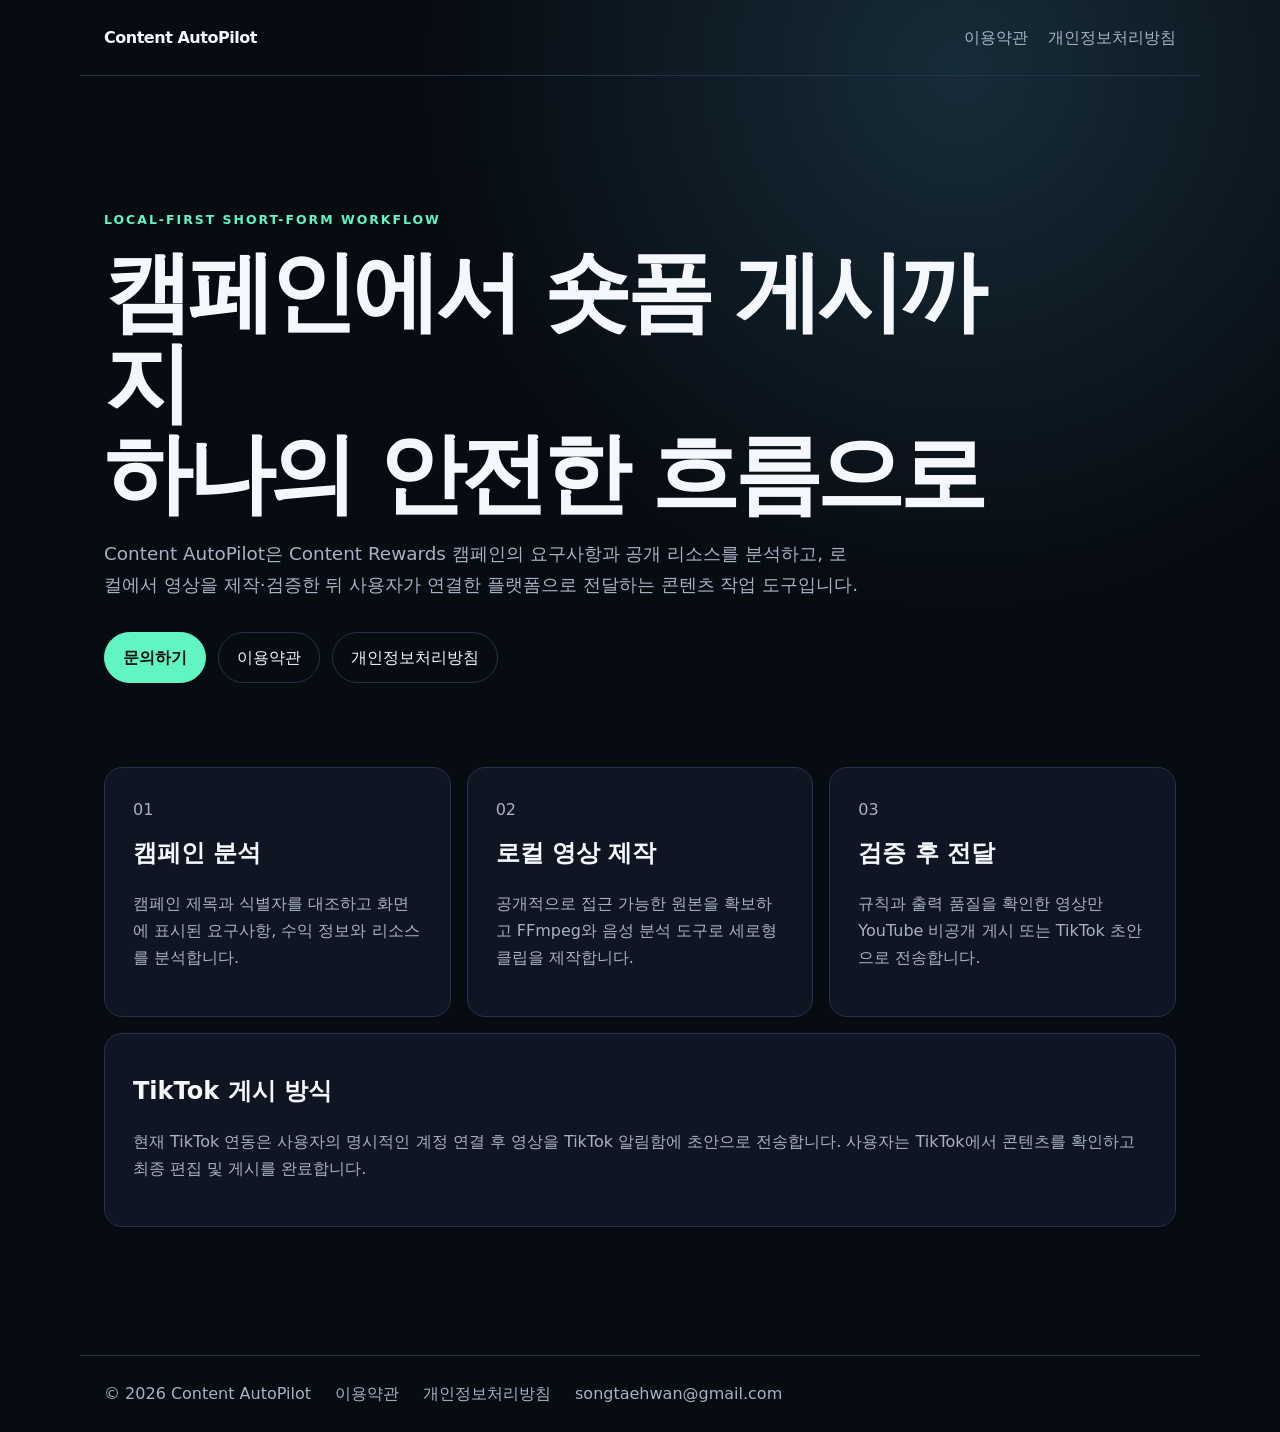
<file: index.html>
<!doctype html>
<html lang="ko">
<head>
  <meta charset="utf-8">
  <meta name="viewport" content="width=device-width, initial-scale=1">
  <meta name="description" content="Content AutoPilot은 캠페인 분석, 숏폼 제작, 품질 검증과 플랫폼 게시를 지원하는 로컬 자동화 도구입니다.">
  <title>Content AutoPilot</title>
  <link rel="stylesheet" href="styles.css">
</head>
<body>
  <header class="nav"><a class="brand" href="./">Content AutoPilot</a><nav aria-label="정책 문서"><a href="terms.html">이용약관</a><a href="privacy.html">개인정보처리방침</a></nav></header>
  <main>
    <section class="hero">
      <p class="eyebrow">LOCAL-FIRST SHORT-FORM WORKFLOW</p>
      <h1>캠페인에서 숏폼 게시까지<br>하나의 안전한 흐름으로</h1>
      <p class="lead">Content AutoPilot은 Content Rewards 캠페인의 요구사항과 공개 리소스를 분석하고, 로컬에서 영상을 제작·검증한 뒤 사용자가 연결한 플랫폼으로 전달하는 콘텐츠 작업 도구입니다.</p>
      <div class="links"><a class="primary" href="mailto:songtaehwan@gmail.com">문의하기</a><a href="terms.html">이용약관</a><a href="privacy.html">개인정보처리방침</a></div>
    </section>
    <section class="features" aria-label="주요 기능">
      <article><span>01</span><h2>캠페인 분석</h2><p>캠페인 제목과 식별자를 대조하고 화면에 표시된 요구사항, 수익 정보와 리소스를 분석합니다.</p></article>
      <article><span>02</span><h2>로컬 영상 제작</h2><p>공개적으로 접근 가능한 원본을 확보하고 FFmpeg와 음성 분석 도구로 세로형 클립을 제작합니다.</p></article>
      <article><span>03</span><h2>검증 후 전달</h2><p>규칙과 출력 품질을 확인한 영상만 YouTube 비공개 게시 또는 TikTok 초안으로 전송합니다.</p></article>
    </section>
    <section class="notice"><h2>TikTok 게시 방식</h2><p>현재 TikTok 연동은 사용자의 명시적인 계정 연결 후 영상을 TikTok 알림함에 초안으로 전송합니다. 사용자는 TikTok에서 콘텐츠를 확인하고 최종 편집 및 게시를 완료합니다.</p></section>
  </main>
  <footer><span>© 2026 Content AutoPilot</span><a href="terms.html">이용약관</a><a href="privacy.html">개인정보처리방침</a><a href="mailto:songtaehwan@gmail.com">songtaehwan@gmail.com</a></footer>
</body>
</html>
</file>
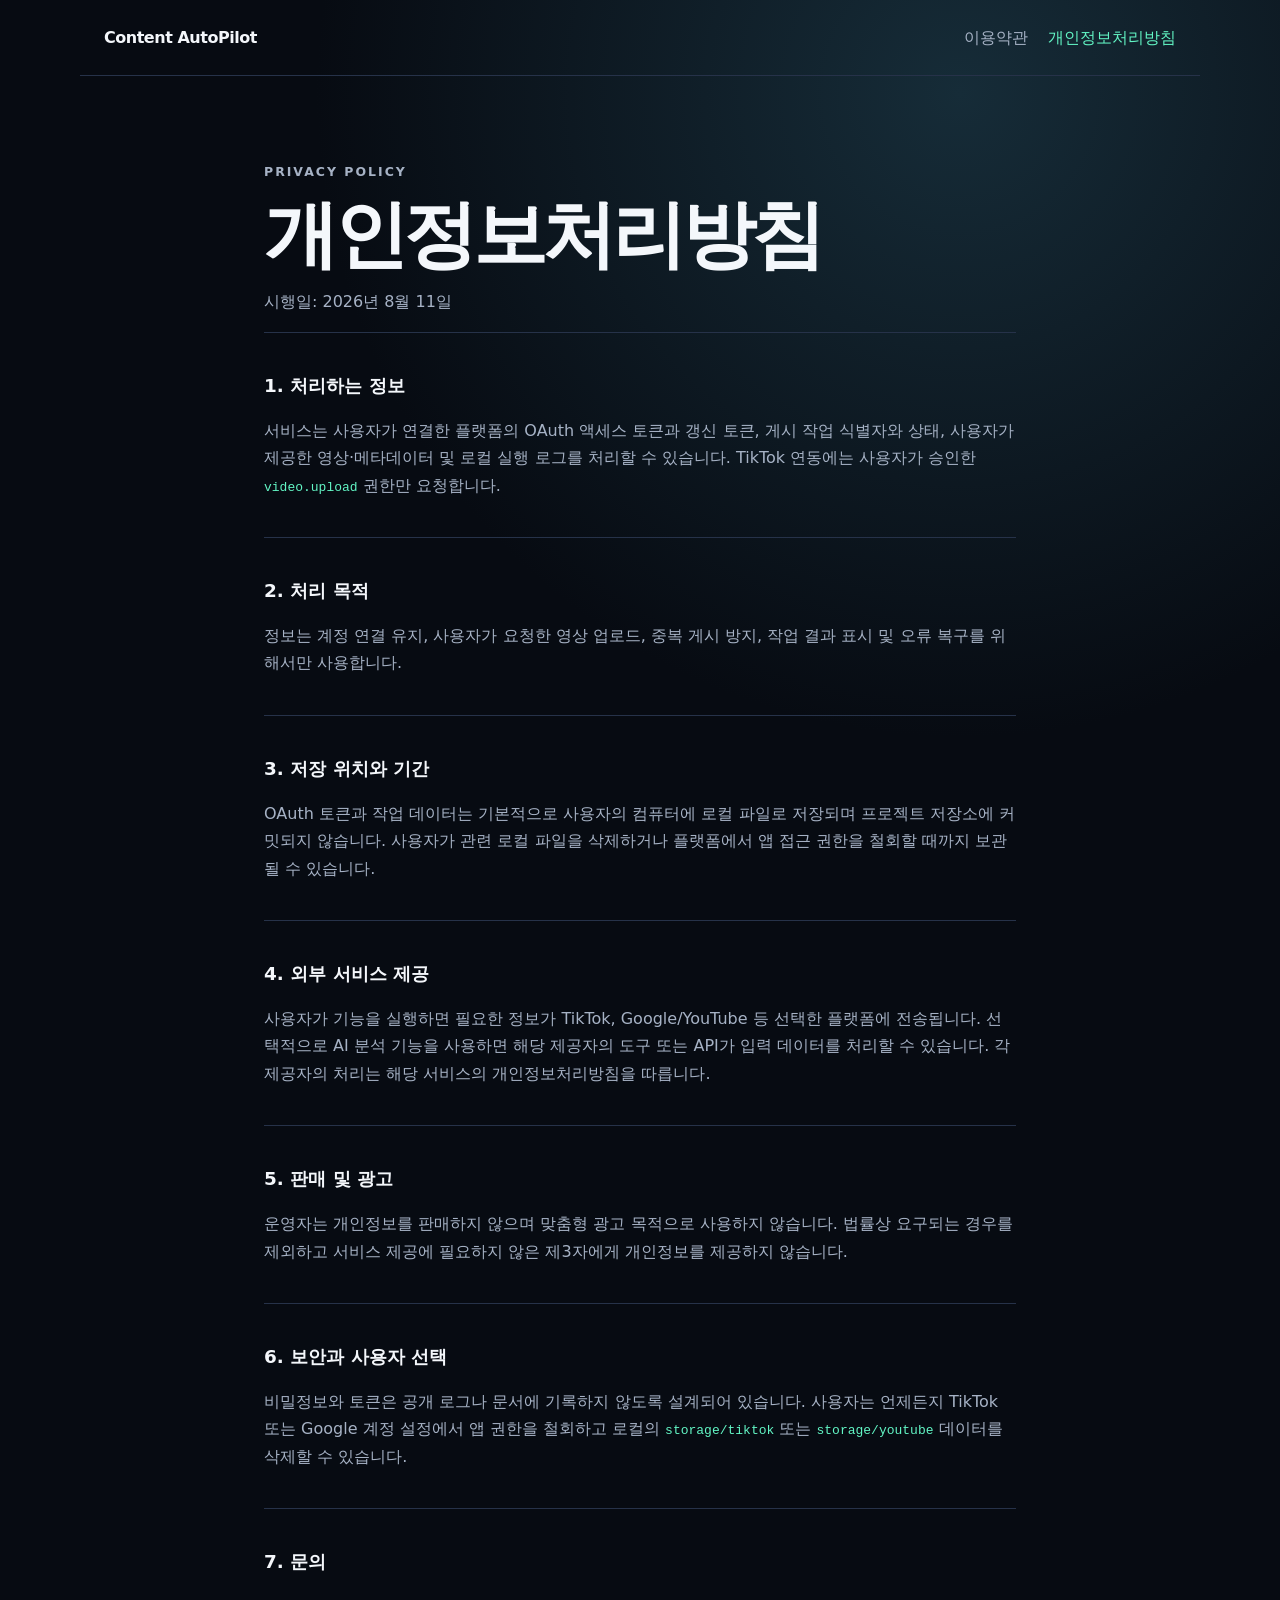
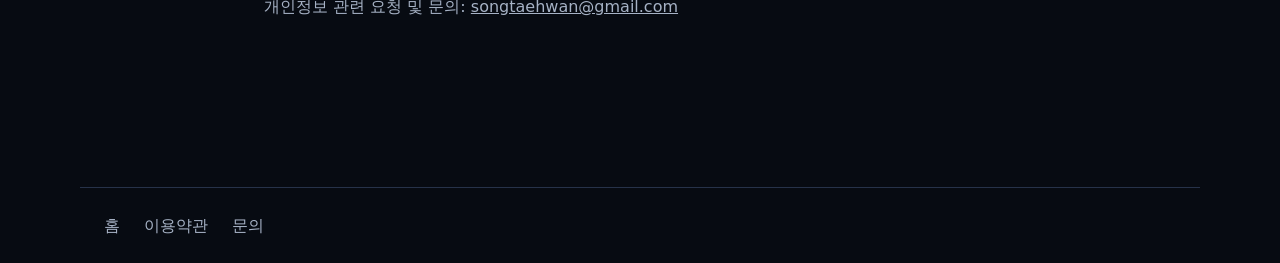
<file: privacy.html>
<!doctype html>
<html lang="ko">
<head><meta charset="utf-8"><meta name="viewport" content="width=device-width, initial-scale=1"><title>개인정보처리방침 | Content AutoPilot</title><link rel="stylesheet" href="styles.css"></head>
<body><header class="nav"><a class="brand" href="./">Content AutoPilot</a><nav><a href="terms.html">이용약관</a><a aria-current="page" href="privacy.html">개인정보처리방침</a></nav></header>
<main class="policy"><p class="eyebrow">PRIVACY POLICY</p><h1>개인정보처리방침</h1><p class="updated">시행일: 2026년 8월 11일</p>
<section><h2>1. 처리하는 정보</h2><p>서비스는 사용자가 연결한 플랫폼의 OAuth 액세스 토큰과 갱신 토큰, 게시 작업 식별자와 상태, 사용자가 제공한 영상·메타데이터 및 로컬 실행 로그를 처리할 수 있습니다. TikTok 연동에는 사용자가 승인한 <code>video.upload</code> 권한만 요청합니다.</p></section>
<section><h2>2. 처리 목적</h2><p>정보는 계정 연결 유지, 사용자가 요청한 영상 업로드, 중복 게시 방지, 작업 결과 표시 및 오류 복구를 위해서만 사용합니다.</p></section>
<section><h2>3. 저장 위치와 기간</h2><p>OAuth 토큰과 작업 데이터는 기본적으로 사용자의 컴퓨터에 로컬 파일로 저장되며 프로젝트 저장소에 커밋되지 않습니다. 사용자가 관련 로컬 파일을 삭제하거나 플랫폼에서 앱 접근 권한을 철회할 때까지 보관될 수 있습니다.</p></section>
<section><h2>4. 외부 서비스 제공</h2><p>사용자가 기능을 실행하면 필요한 정보가 TikTok, Google/YouTube 등 선택한 플랫폼에 전송됩니다. 선택적으로 AI 분석 기능을 사용하면 해당 제공자의 도구 또는 API가 입력 데이터를 처리할 수 있습니다. 각 제공자의 처리는 해당 서비스의 개인정보처리방침을 따릅니다.</p></section>
<section><h2>5. 판매 및 광고</h2><p>운영자는 개인정보를 판매하지 않으며 맞춤형 광고 목적으로 사용하지 않습니다. 법률상 요구되는 경우를 제외하고 서비스 제공에 필요하지 않은 제3자에게 개인정보를 제공하지 않습니다.</p></section>
<section><h2>6. 보안과 사용자 선택</h2><p>비밀정보와 토큰은 공개 로그나 문서에 기록하지 않도록 설계되어 있습니다. 사용자는 언제든지 TikTok 또는 Google 계정 설정에서 앱 권한을 철회하고 로컬의 <code>storage/tiktok</code> 또는 <code>storage/youtube</code> 데이터를 삭제할 수 있습니다.</p></section>
<section><h2>7. 문의</h2><p>개인정보 관련 요청 및 문의: <a href="mailto:songtaehwan@gmail.com">songtaehwan@gmail.com</a></p></section>
</main><footer><a href="./">홈</a><a href="terms.html">이용약관</a><a href="mailto:songtaehwan@gmail.com">문의</a></footer></body></html>
</file>
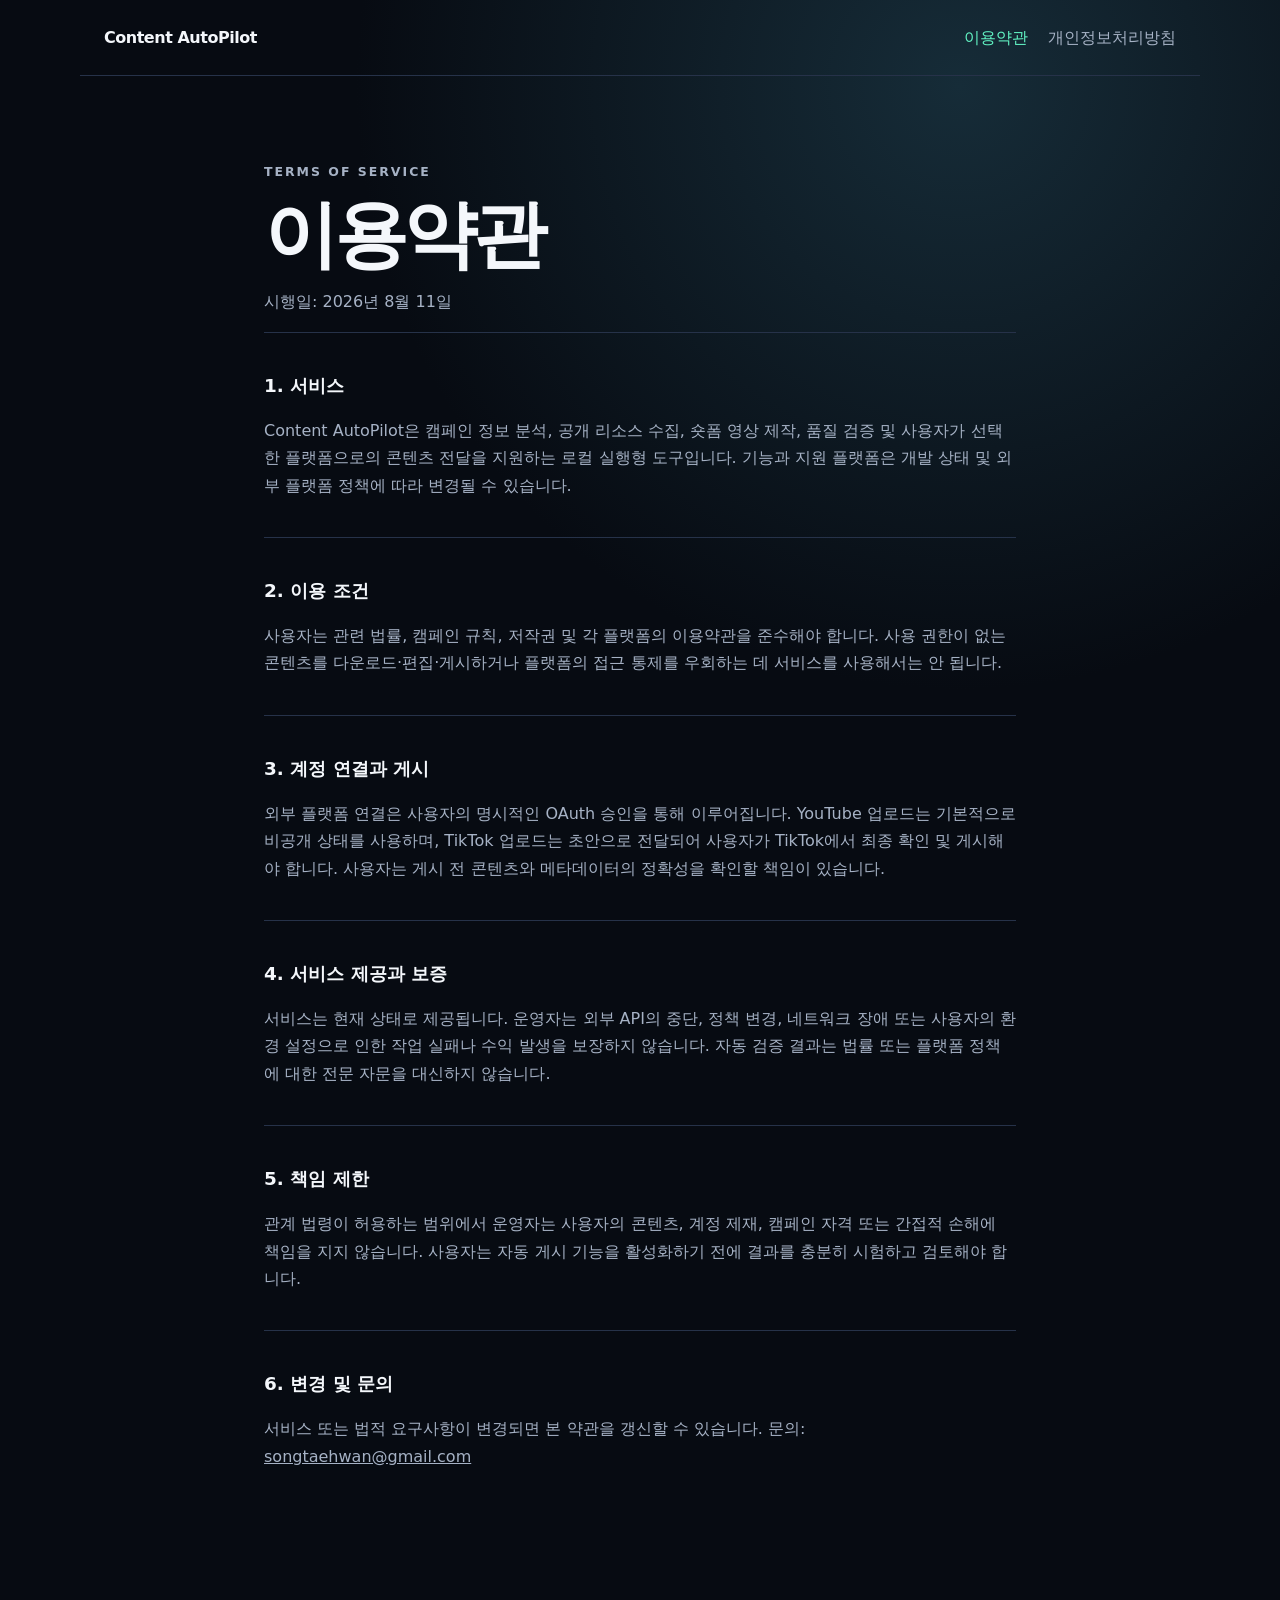
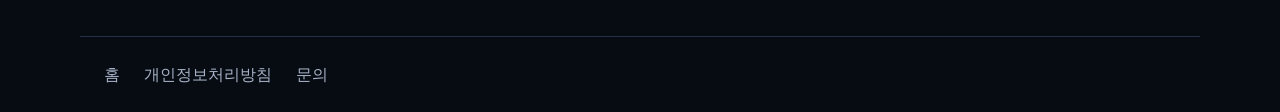
<file: terms.html>
<!doctype html>
<html lang="ko">
<head><meta charset="utf-8"><meta name="viewport" content="width=device-width, initial-scale=1"><title>이용약관 | Content AutoPilot</title><link rel="stylesheet" href="styles.css"></head>
<body><header class="nav"><a class="brand" href="./">Content AutoPilot</a><nav><a aria-current="page" href="terms.html">이용약관</a><a href="privacy.html">개인정보처리방침</a></nav></header>
<main class="policy"><p class="eyebrow">TERMS OF SERVICE</p><h1>이용약관</h1><p class="updated">시행일: 2026년 8월 11일</p>
<section><h2>1. 서비스</h2><p>Content AutoPilot은 캠페인 정보 분석, 공개 리소스 수집, 숏폼 영상 제작, 품질 검증 및 사용자가 선택한 플랫폼으로의 콘텐츠 전달을 지원하는 로컬 실행형 도구입니다. 기능과 지원 플랫폼은 개발 상태 및 외부 플랫폼 정책에 따라 변경될 수 있습니다.</p></section>
<section><h2>2. 이용 조건</h2><p>사용자는 관련 법률, 캠페인 규칙, 저작권 및 각 플랫폼의 이용약관을 준수해야 합니다. 사용 권한이 없는 콘텐츠를 다운로드·편집·게시하거나 플랫폼의 접근 통제를 우회하는 데 서비스를 사용해서는 안 됩니다.</p></section>
<section><h2>3. 계정 연결과 게시</h2><p>외부 플랫폼 연결은 사용자의 명시적인 OAuth 승인을 통해 이루어집니다. YouTube 업로드는 기본적으로 비공개 상태를 사용하며, TikTok 업로드는 초안으로 전달되어 사용자가 TikTok에서 최종 확인 및 게시해야 합니다. 사용자는 게시 전 콘텐츠와 메타데이터의 정확성을 확인할 책임이 있습니다.</p></section>
<section><h2>4. 서비스 제공과 보증</h2><p>서비스는 현재 상태로 제공됩니다. 운영자는 외부 API의 중단, 정책 변경, 네트워크 장애 또는 사용자의 환경 설정으로 인한 작업 실패나 수익 발생을 보장하지 않습니다. 자동 검증 결과는 법률 또는 플랫폼 정책에 대한 전문 자문을 대신하지 않습니다.</p></section>
<section><h2>5. 책임 제한</h2><p>관계 법령이 허용하는 범위에서 운영자는 사용자의 콘텐츠, 계정 제재, 캠페인 자격 또는 간접적 손해에 책임을 지지 않습니다. 사용자는 자동 게시 기능을 활성화하기 전에 결과를 충분히 시험하고 검토해야 합니다.</p></section>
<section><h2>6. 변경 및 문의</h2><p>서비스 또는 법적 요구사항이 변경되면 본 약관을 갱신할 수 있습니다. 문의: <a href="mailto:songtaehwan@gmail.com">songtaehwan@gmail.com</a></p></section>
</main><footer><a href="./">홈</a><a href="privacy.html">개인정보처리방침</a><a href="mailto:songtaehwan@gmail.com">문의</a></footer></body></html>
</file>
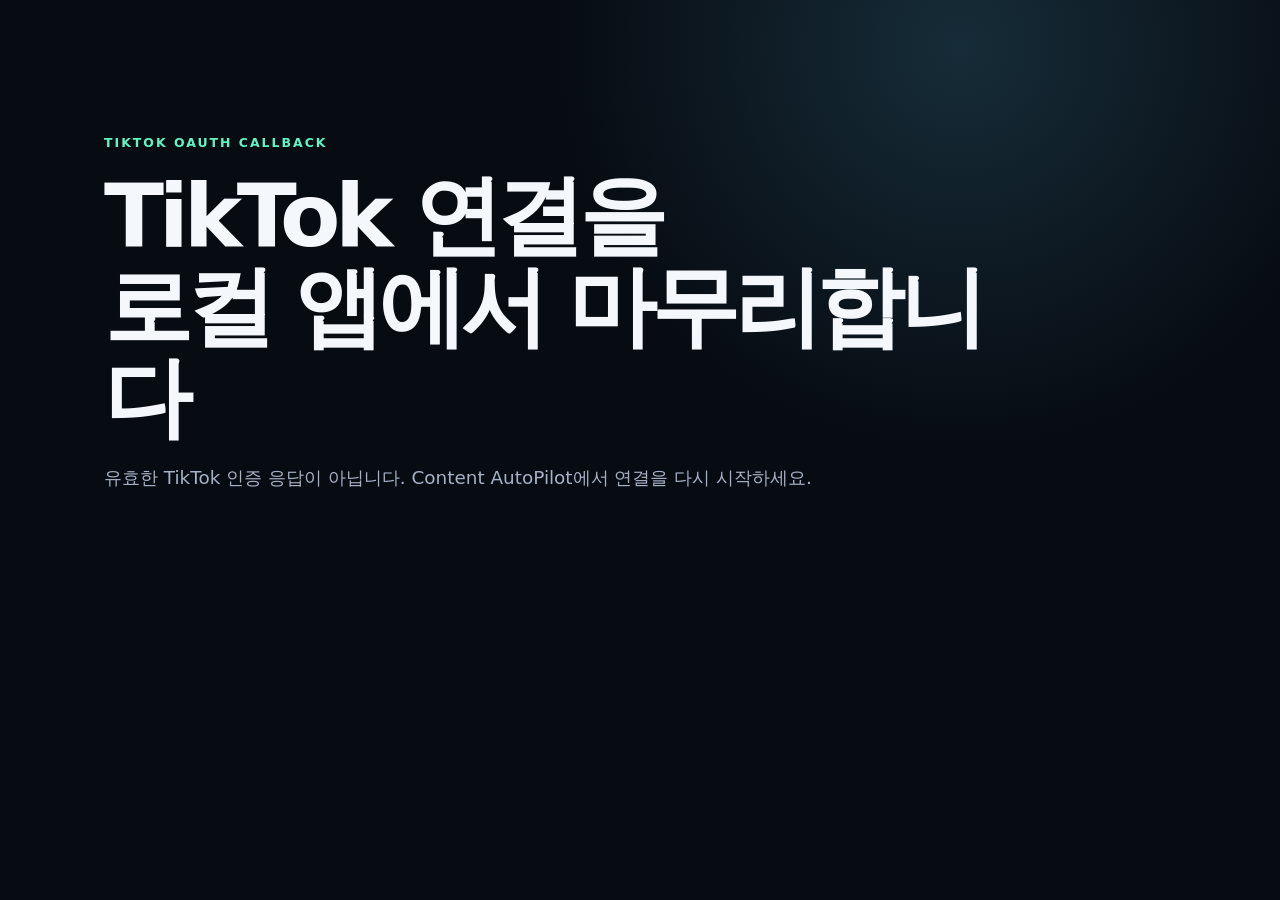
<file: tiktok-callback.html>
<!doctype html>
<html lang="ko">
<head>
  <meta charset="utf-8">
  <meta name="viewport" content="width=device-width, initial-scale=1">
  <meta name="referrer" content="no-referrer">
  <meta http-equiv="Content-Security-Policy" content="default-src 'none'; script-src 'self'; style-src 'self'; base-uri 'none'; form-action 'none'; frame-ancestors 'none'">
  <title>TikTok 연결 | Content AutoPilot</title>
  <link rel="stylesheet" href="styles.css">
</head>
<body>
  <main>
    <section class="hero" aria-live="polite">
      <p class="eyebrow">TIKTOK OAUTH CALLBACK</p>
      <h1>TikTok 연결을<br>로컬 앱에서 마무리합니다</h1>
      <p id="callbackStatus" class="lead">인증 응답을 확인하고 있습니다.</p>
      <div class="links"><a id="continueLink" class="primary" href="./" hidden>로컬 앱으로 돌아가기</a></div>
    </section>
  </main>
  <script src="tiktok-callback.js"></script>
</body>
</html>
</file>
<file: styles.css>
:root { color-scheme: dark; --bg:#070b12; --panel:#101725; --line:#263249; --text:#f4f7fb; --muted:#a6b2c5; --accent:#62f5c4; }
* { box-sizing:border-box; } body { margin:0; min-height:100vh; background:radial-gradient(circle at 75% 5%,#162c38 0,transparent 32%),var(--bg); color:var(--text); font-family:Inter,"Noto Sans KR",system-ui,sans-serif; line-height:1.7; } a { color:inherit; }
.nav,footer { display:flex; align-items:center; gap:24px; max-width:1120px; margin:auto; padding:24px; }.nav { justify-content:space-between; border-bottom:1px solid var(--line); }.brand { font-weight:800; text-decoration:none; letter-spacing:-.03em; } nav { display:flex; gap:20px; } nav a,footer a { color:var(--muted); text-decoration:none; } nav a:hover,nav a[aria-current="page"],footer a:hover { color:var(--accent); }
main { max-width:1120px; margin:auto; padding:72px 24px; }.hero { max-width:880px; padding:48px 0 84px; }.eyebrow { color:var(--accent); font-size:.78rem; font-weight:800; letter-spacing:.16em; } h1 { margin:.2em 0; font-size:clamp(2.5rem,7vw,5.5rem); line-height:1.03; letter-spacing:-.06em; }.lead { max-width:760px; color:var(--muted); font-size:1.15rem; }
.links { display:flex; flex-wrap:wrap; gap:12px; margin-top:32px; }.links a { padding:11px 18px; border:1px solid var(--line); border-radius:999px; text-decoration:none; }.links .primary { background:var(--accent); color:#07100d; border-color:var(--accent); font-weight:800; }
.features { display:grid; grid-template-columns:repeat(3,1fr); gap:16px; }.features article,.notice { padding:28px; border:1px solid var(--line); border-radius:18px; background:color-mix(in srgb,var(--panel) 88%,transparent); }.features span,.updated { color:var(--muted); }.features h2,.notice h2 { margin:.4em 0; }.features p,.notice p,.policy p { color:var(--muted); }.notice { margin-top:16px; }
.policy { max-width:800px; }.policy h1 { font-size:clamp(2.5rem,7vw,4.6rem); }.policy section { padding:22px 0; border-top:1px solid var(--line); }.policy h2 { font-size:1.15rem; }.policy code { color:var(--accent); } footer { margin-top:56px; border-top:1px solid var(--line); color:var(--muted); flex-wrap:wrap; }
@media (max-width:720px) { .nav { align-items:flex-start; flex-direction:column; }.features { grid-template-columns:1fr; } main { padding-top:40px; }.hero { padding-top:20px; } }
</file>
